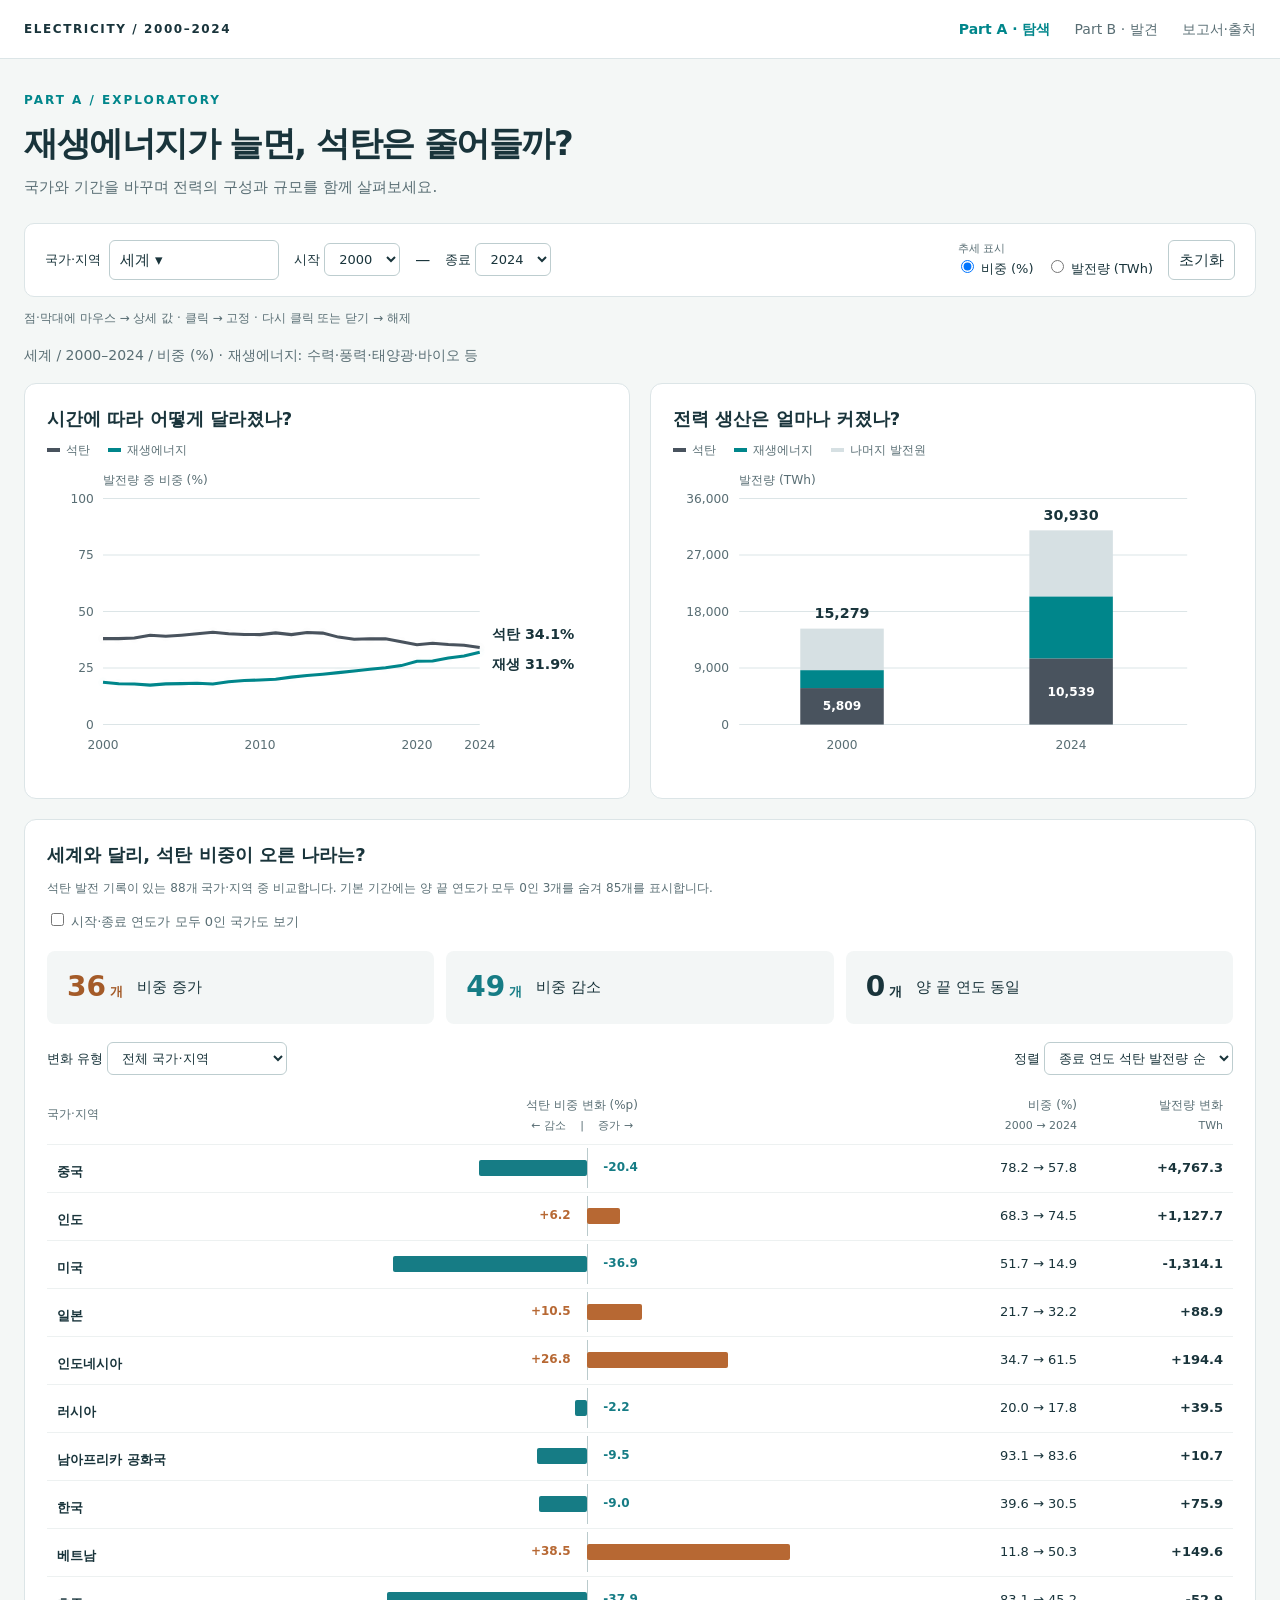
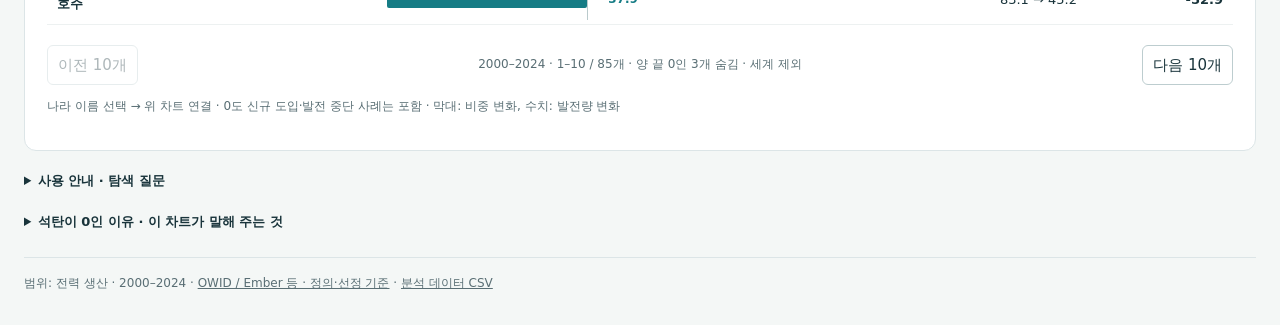
<file: index.html>
<!doctype html><html lang="ko"><meta charset="utf-8"><meta name="viewport" content="width=device-width,initial-scale=1"><title>재생에너지가 늘면, 석탄은 줄어들까?</title><link rel="stylesheet" href="style.css?v=6">
<header><a class="brand" href="index.html">ELECTRICITY / 2000–2024</a><nav><a class="active" href="index.html">Part A · 탐색</a><a href="story.html">Part B · 발견</a><a href="report.html">보고서·출처</a></nav></header>
<main><div class="eyebrow">PART A / EXPLORATORY</div><h1>재생에너지가 늘면, 석탄은 줄어들까?</h1><p class="intro">국가와 기간을 바꾸며 전력의 구성과 규모를 함께 살펴보세요.</p>
<div class="controls"><div class="country-picker"><label id="country-label">국가·지역</label><select id="country" hidden aria-hidden="true" tabindex="-1"></select><button id="country-toggle" type="button" aria-haspopup="dialog" aria-expanded="false" aria-controls="country-popup">세계 ▾</button><div id="country-popup" role="dialog" aria-label="국가·지역 선택" hidden><input id="country-search" type="search" placeholder="국가 검색 (한글·영문)" aria-label="국가 검색" autocomplete="off"><div id="search-results"></div></div></div><label>시작 <select id="start"></select></label><span>—</span><label>종료 <select id="end"></select></label><fieldset><legend>추세 표시</legend><label><input type="radio" name="unit" value="pct" checked> 비중 (%)</label><label><input type="radio" name="unit" value="twh"> 발전량 (TWh)</label></fieldset><button id="reset">초기화</button></div>
<p class="hint">점·막대에 마우스 → 상세 값 · 클릭 → 고정 · 다시 클릭 또는 닫기 → 해제</p><div id="status" class="status" aria-live="polite"></div><div class="grid"><section class="card"><h2>시간에 따라 어떻게 달라졌나?</h2><div class="legend"><span class="coal">석탄</span><span class="renew">재생에너지</span></div><div id="trend"></div></section><section class="card"><h2>전력 생산은 얼마나 커졌나?</h2><div class="legend"><span class="coal">석탄</span><span class="renew">재생에너지</span><span class="other">나머지 발전원</span></div><div id="bars"></div></section></div>
<section class="card compare"><h2>세계와 달리, 석탄 비중이 오른 나라는?</h2><p class="hint">석탄 발전 기록이 있는 88개 국가·지역 중 비교합니다. 기본 기간에는 양 끝 연도가 모두 0인 3개를 숨겨 85개를 표시합니다.</p><label class="zero-toggle"><input id="include-zero" type="checkbox"> 시작·종료 연도가 모두 0인 국가도 보기</label><div id="counts" class="count-grid"></div><div class="row"><label>변화 유형 <select id="group"><option value="all">전체 국가·지역</option><option value="increase">비중 증가</option><option value="decrease">비중 감소</option><option value="same">비중 양 끝 연도 동일</option><option value="opposite">비중 감소 · 발전량 증가</option></select></label><label>정렬 <select id="sort"><option value="size">종료 연도 석탄 발전량 순</option><option value="up">비중 증가 큰 순</option><option value="down">비중 감소 큰 순</option></select></label></div><div id="scatter"></div><div class="row"><button id="prev">이전 10개</button><span id="coverage" class="hint"></span><button id="next">다음 10개</button></div><p class="hint">나라 이름 선택 → 위 차트 연결 · 0도 신규 도입·발전 중단 사례는 포함 · 막대: 비중 변화, 수치: 발전량 변화</p></section>
<details><summary>사용 안내 · 탐색 질문</summary><p>대상: 에너지 뉴스를 읽는 일반 시민·대학생. 비교 대상은 2000–2024년 중 석탄 발전량이 한 번이라도 양수인 88개 국가·지역으로 고정하며, 기간을 바꿔도 대상은 유지됩니다. 국가 비교 목록은 선택 기간의 시작·종료가 모두 0인 곳을 기본적으로 숨기며 체크박스로 다시 표시할 수 있습니다. 국가 선택 드롭다운 안에서 한글·영문 검색이 가능하며 검색 결과를 선택하면 위 차트가 연결됩니다. 세계 합계는 국가 목록으로 다시 계산하지 않습니다. 국가·기간·표시 단위를 선택하면 위 두 차트가 함께 바뀝니다. 아래 국가 비교에는 같은 기간이 적용됩니다. 초기화는 세계·2000–2024·비중으로 돌아갑니다.</p><ul><li>한국과 세계의 석탄·재생에너지 추세는 어떻게 다른가?</li><li>석탄 비중이 줄어든 나라에서 발전량도 줄었는가?</li><li>2000년 이후와 2015년 이후의 변화는 같은가?</li></ul></details>
<details><summary>석탄이 0인 이유 · 이 차트가 말해 주는 것</summary><p>0은 원자료에 석탄 발전량이 0으로 기록된 해입니다. 발전 미실시, 발전 중단·다른 연료로 전환, 보고 정밀도 등이 관련될 수 있습니다. 이 자료만으로 모든 국가의 원인을 확정할 수는 없습니다. 결측값을 0으로 채우지는 않았습니다.</p><p>석탄 발전을 저탄소 전력으로 대체하면 배출 감축에 도움이 됩니다. 비중 감소만으로 실제 발전량·배출량 감소를 판단할 수는 없습니다. 무엇으로 대체했는지와 전력 공급 안정성도 함께 살펴봐야 합니다. <a href="report.html">근거와 사례 보기</a></p></details><footer>범위: 전력 생산 · 2000–2024 · <a href="report.html">OWID / Ember 등 · 정의·선정 기준</a> · <a download href="prepared_data.csv">분석 데이터 CSV</a></footer></main><div id="tooltip" role="status"></div><script src="data.js?v=3"></script><script src="charts.js?v=6"></script><script src="country-names.js?v=4"></script><script src="app.js?v=5"></script></html>
</file>
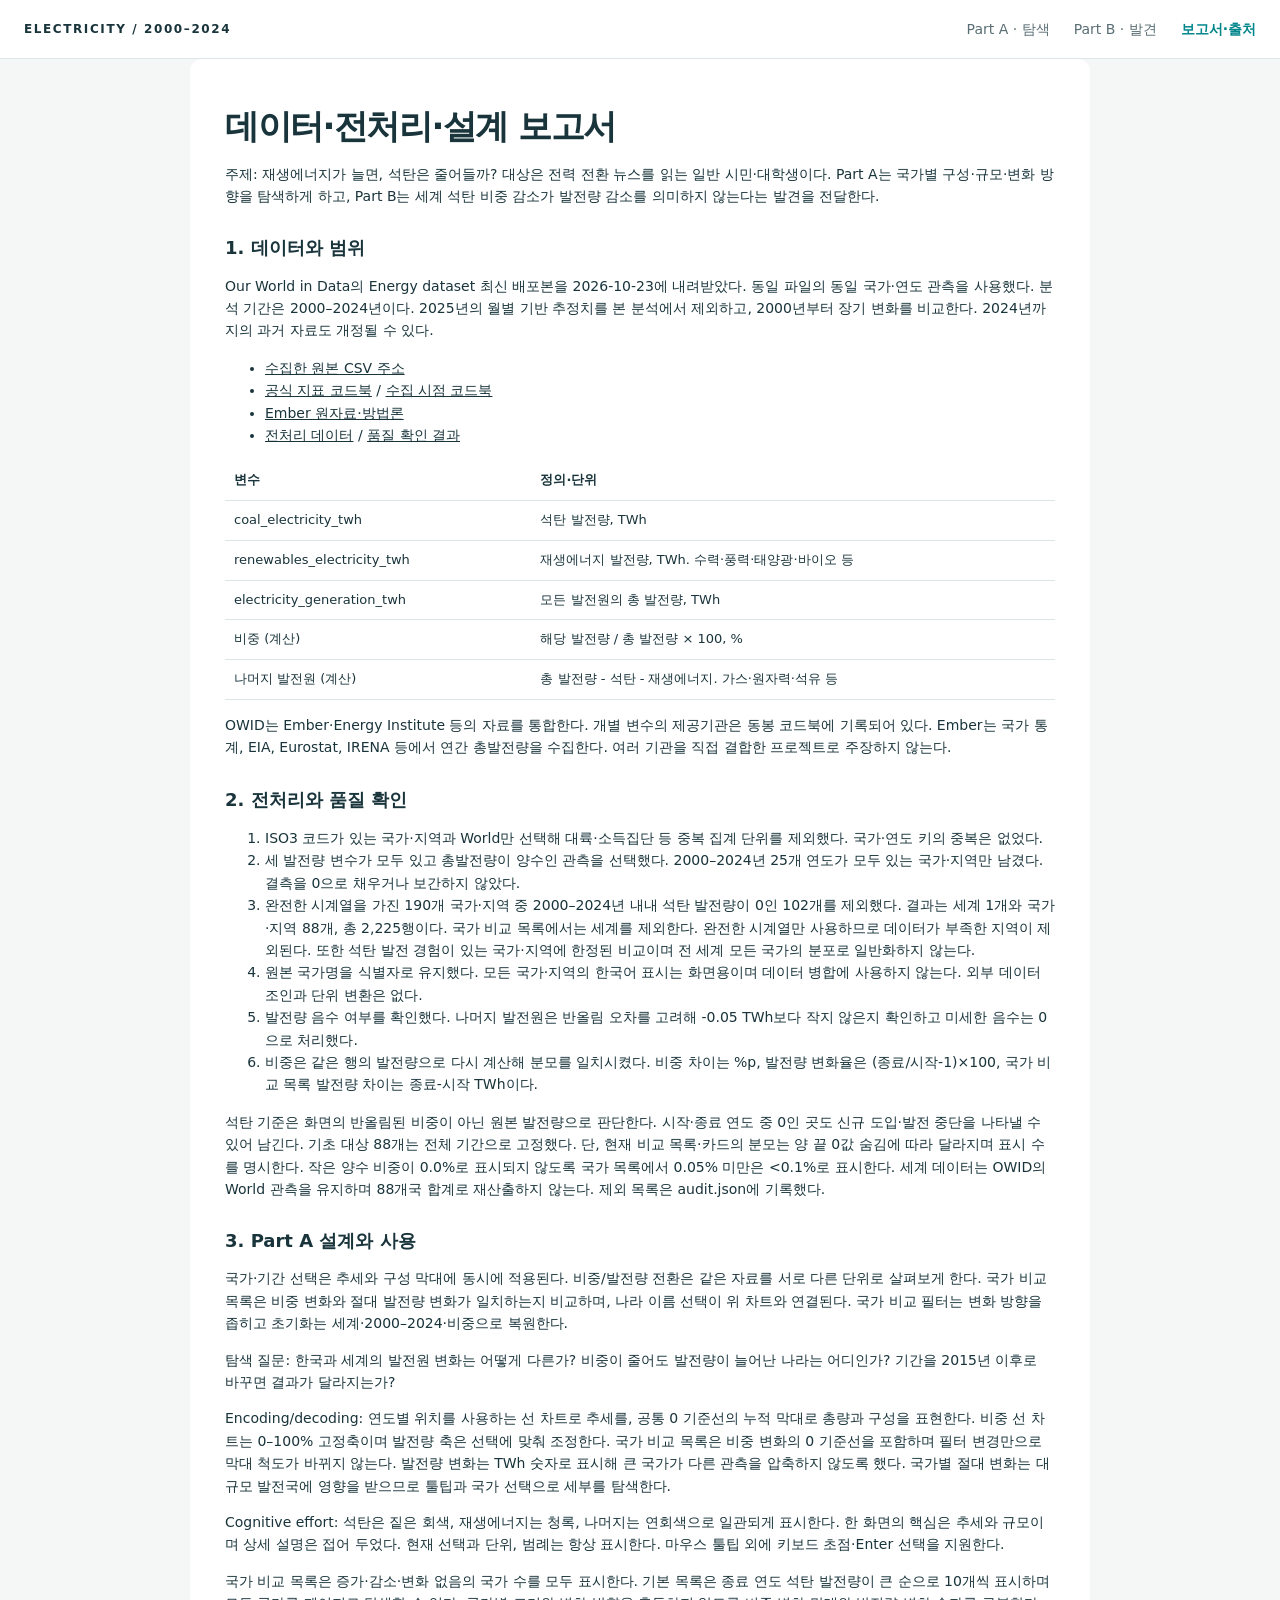
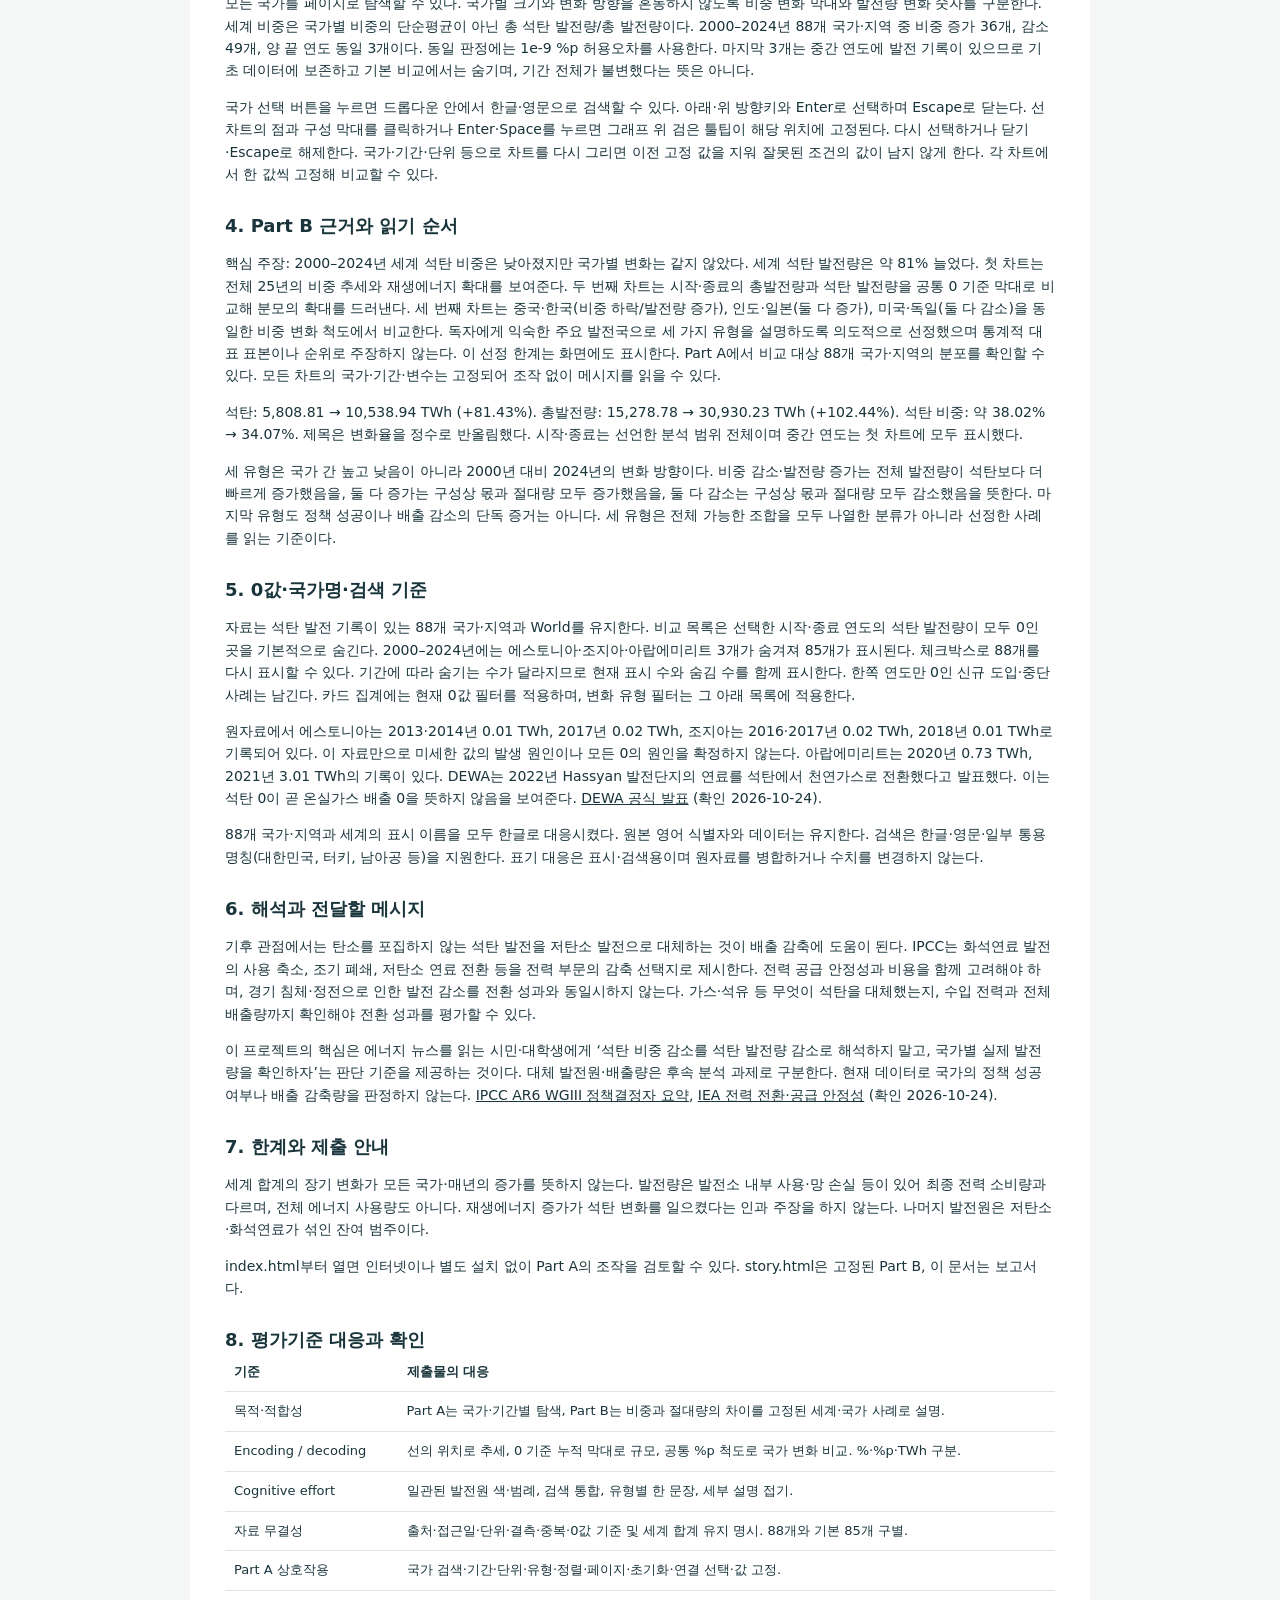
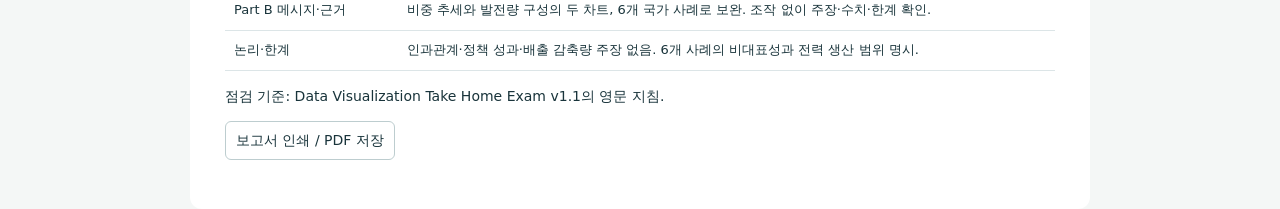
<file: report.html>
<!doctype html><html lang="ko"><meta charset="utf-8"><meta name="viewport" content="width=device-width,initial-scale=1"><title>전력 시각화 | 보고서</title><link rel="stylesheet" href="style.css?v=6"><header><a class="brand" href="index.html">ELECTRICITY / 2000–2024</a><nav><a href="index.html">Part A · 탐색</a><a href="story.html">Part B · 발견</a><a class="active" href="report.html">보고서·출처</a></nav></header><main class="report"><h1>데이터·전처리·설계 보고서</h1><p>주제: 재생에너지가 늘면, 석탄은 줄어들까? 대상은 전력 전환 뉴스를 읽는 일반 시민·대학생이다. Part A는 국가별 구성·규모·변화 방향을 탐색하게 하고, Part B는 세계 석탄 비중 감소가 발전량 감소를 의미하지 않는다는 발견을 전달한다.</p>
<h2>1. 데이터와 범위</h2><p>Our World in Data의 Energy dataset 최신 배포본을 2026-10-23에 내려받았다. 동일 파일의 동일 국가·연도 관측을 사용했다. 분석 기간은 2000–2024년이다. 2025년의 월별 기반 추정치를 본 분석에서 제외하고, 2000년부터 장기 변화를 비교한다. 2024년까지의 과거 자료도 개정될 수 있다.</p><ul><li><a href="https://catalog.ourworldindata.org/energy/owid_energy/owid_energy.csv">수집한 원본 CSV 주소</a></li><li><a href="https://catalog.ourworldindata.org/energy/owid_energy/owid_energy.codebook.csv">공식 지표 코드북</a> / <a href="codebook.csv">수집 시점 코드북</a></li><li><a href="https://ember-energy.org/latest-insights/global-electricity-review-2026/supporting-materials/">Ember 원자료·방법론</a></li><li><a href="prepared_data.csv">전처리 데이터</a> / <a href="audit.json">품질 확인 결과</a></li></ul><table><tr><th>변수</th><th>정의·단위</th></tr><tr><td>coal_electricity_twh</td><td>석탄 발전량, TWh</td></tr><tr><td>renewables_electricity_twh</td><td>재생에너지 발전량, TWh. 수력·풍력·태양광·바이오 등</td></tr><tr><td>electricity_generation_twh</td><td>모든 발전원의 총 발전량, TWh</td></tr><tr><td>비중 (계산)</td><td>해당 발전량 / 총 발전량 × 100, %</td></tr><tr><td>나머지 발전원 (계산)</td><td>총 발전량 - 석탄 - 재생에너지. 가스·원자력·석유 등</td></tr></table><p>OWID는 Ember·Energy Institute 등의 자료를 통합한다. 개별 변수의 제공기관은 동봉 코드북에 기록되어 있다. Ember는 국가 통계, EIA, Eurostat, IRENA 등에서 연간 총발전량을 수집한다. 여러 기관을 직접 결합한 프로젝트로 주장하지 않는다.</p>
<h2>2. 전처리와 품질 확인</h2><ol><li>ISO3 코드가 있는 국가·지역과 World만 선택해 대륙·소득집단 등 중복 집계 단위를 제외했다. 국가·연도 키의 중복은 없었다.</li><li>세 발전량 변수가 모두 있고 총발전량이 양수인 관측을 선택했다. 2000–2024년 25개 연도가 모두 있는 국가·지역만 남겼다. 결측을 0으로 채우거나 보간하지 않았다.</li><li>완전한 시계열을 가진 190개 국가·지역 중 2000–2024년 내내 석탄 발전량이 0인 102개를 제외했다. 결과는 세계 1개와 국가·지역 88개, 총 2,225행이다. 국가 비교 목록에서는 세계를 제외한다. 완전한 시계열만 사용하므로 데이터가 부족한 지역이 제외된다. 또한 석탄 발전 경험이 있는 국가·지역에 한정된 비교이며 전 세계 모든 국가의 분포로 일반화하지 않는다.</li><li>원본 국가명을 식별자로 유지했다. 모든 국가·지역의 한국어 표시는 화면용이며 데이터 병합에 사용하지 않는다. 외부 데이터 조인과 단위 변환은 없다.</li><li>발전량 음수 여부를 확인했다. 나머지 발전원은 반올림 오차를 고려해 -0.05 TWh보다 작지 않은지 확인하고 미세한 음수는 0으로 처리했다.</li><li>비중은 같은 행의 발전량으로 다시 계산해 분모를 일치시켰다. 비중 차이는 %p, 발전량 변화율은 (종료/시작-1)×100, 국가 비교 목록 발전량 차이는 종료-시작 TWh이다.</li></ol>
<p>석탄 기준은 화면의 반올림된 비중이 아닌 원본 발전량으로 판단한다. 시작·종료 연도 중 0인 곳도 신규 도입·발전 중단을 나타낼 수 있어 남긴다. 기초 대상 88개는 전체 기간으로 고정했다. 단, 현재 비교 목록·카드의 분모는 양 끝 0값 숨김에 따라 달라지며 표시 수를 명시한다. 작은 양수 비중이 0.0%로 표시되지 않도록 국가 목록에서 0.05% 미만은 &lt;0.1%로 표시한다. 세계 데이터는 OWID의 World 관측을 유지하며 88개국 합계로 재산출하지 않는다. 제외 목록은 audit.json에 기록했다.</p><h2>3. Part A 설계와 사용</h2><p>국가·기간 선택은 추세와 구성 막대에 동시에 적용된다. 비중/발전량 전환은 같은 자료를 서로 다른 단위로 살펴보게 한다. 국가 비교 목록은 비중 변화와 절대 발전량 변화가 일치하는지 비교하며, 나라 이름 선택이 위 차트와 연결된다. 국가 비교 필터는 변화 방향을 좁히고 초기화는 세계·2000–2024·비중으로 복원한다.</p><p>탐색 질문: 한국과 세계의 발전원 변화는 어떻게 다른가? 비중이 줄어도 발전량이 늘어난 나라는 어디인가? 기간을 2015년 이후로 바꾸면 결과가 달라지는가?</p><p>Encoding/decoding: 연도별 위치를 사용하는 선 차트로 추세를, 공통 0 기준선의 누적 막대로 총량과 구성을 표현한다. 비중 선 차트는 0–100% 고정축이며 발전량 축은 선택에 맞춰 조정한다. 국가 비교 목록은 비중 변화의 0 기준선을 포함하며 필터 변경만으로 막대 척도가 바뀌지 않는다. 발전량 변화는 TWh 숫자로 표시해 큰 국가가 다른 관측을 압축하지 않도록 했다. 국가별 절대 변화는 대규모 발전국에 영향을 받으므로 툴팁과 국가 선택으로 세부를 탐색한다.</p><p>Cognitive effort: 석탄은 짙은 회색, 재생에너지는 청록, 나머지는 연회색으로 일관되게 표시한다. 한 화면의 핵심은 추세와 규모이며 상세 설명은 접어 두었다. 현재 선택과 단위, 범례는 항상 표시한다. 마우스 툴팁 외에 키보드 초점·Enter 선택을 지원한다.</p>
<p>국가 비교 목록은 증가·감소·변화 없음의 국가 수를 모두 표시한다. 기본 목록은 종료 연도 석탄 발전량이 큰 순으로 10개씩 표시하며 모든 국가를 페이지로 탐색할 수 있다. 국가별 크기와 변화 방향을 혼동하지 않도록 비중 변화 막대와 발전량 변화 숫자를 구분한다. 세계 비중은 국가별 비중의 단순평균이 아닌 총 석탄 발전량/총 발전량이다. 2000–2024년 88개 국가·지역 중 비중 증가 36개, 감소 49개, 양 끝 연도 동일 3개이다. 동일 판정에는 1e-9 %p 허용오차를 사용한다. 마지막 3개는 중간 연도에 발전 기록이 있으므로 기초 데이터에 보존하고 기본 비교에서는 숨기며, 기간 전체가 불변했다는 뜻은 아니다.</p><p>국가 선택 버튼을 누르면 드롭다운 안에서 한글·영문으로 검색할 수 있다. 아래·위 방향키와 Enter로 선택하며 Escape로 닫는다. 선 차트의 점과 구성 막대를 클릭하거나 Enter·Space를 누르면 그래프 위 검은 툴팁이 해당 위치에 고정된다. 다시 선택하거나 닫기·Escape로 해제한다. 국가·기간·단위 등으로 차트를 다시 그리면 이전 고정 값을 지워 잘못된 조건의 값이 남지 않게 한다. 각 차트에서 한 값씩 고정해 비교할 수 있다.</p><h2>4. Part B 근거와 읽기 순서</h2><p>핵심 주장: 2000–2024년 세계 석탄 비중은 낮아졌지만 국가별 변화는 같지 않았다. 세계 석탄 발전량은 약 81% 늘었다. 첫 차트는 전체 25년의 비중 추세와 재생에너지 확대를 보여준다. 두 번째 차트는 시작·종료의 총발전량과 석탄 발전량을 공통 0 기준 막대로 비교해 분모의 확대를 드러낸다. 세 번째 차트는 중국·한국(비중 하락/발전량 증가), 인도·일본(둘 다 증가), 미국·독일(둘 다 감소)을 동일한 비중 변화 척도에서 비교한다. 독자에게 익숙한 주요 발전국으로 세 가지 유형을 설명하도록 의도적으로 선정했으며 통계적 대표 표본이나 순위로 주장하지 않는다. 이 선정 한계는 화면에도 표시한다. Part A에서 비교 대상 88개 국가·지역의 분포를 확인할 수 있다. 모든 차트의 국가·기간·변수는 고정되어 조작 없이 메시지를 읽을 수 있다.</p><p>석탄: 5,808.81 → 10,538.94 TWh (+81.43%). 총발전량: 15,278.78 → 30,930.23 TWh (+102.44%). 석탄 비중: 약 38.02% → 34.07%. 제목은 변화율을 정수로 반올림했다. 시작·종료는 선언한 분석 범위 전체이며 중간 연도는 첫 차트에 모두 표시했다.</p>
<p>세 유형은 국가 간 높고 낮음이 아니라 2000년 대비 2024년의 변화 방향이다. 비중 감소·발전량 증가는 전체 발전량이 석탄보다 더 빠르게 증가했음을, 둘 다 증가는 구성상 몫과 절대량 모두 증가했음을, 둘 다 감소는 구성상 몫과 절대량 모두 감소했음을 뜻한다. 마지막 유형도 정책 성공이나 배출 감소의 단독 증거는 아니다. 세 유형은 전체 가능한 조합을 모두 나열한 분류가 아니라 선정한 사례를 읽는 기준이다.</p><h2>5. 0값·국가명·검색 기준</h2><p>자료는 석탄 발전 기록이 있는 88개 국가·지역과 World를 유지한다. 비교 목록은 선택한 시작·종료 연도의 석탄 발전량이 모두 0인 곳을 기본적으로 숨긴다. 2000–2024년에는 에스토니아·조지아·아랍에미리트 3개가 숨겨져 85개가 표시된다. 체크박스로 88개를 다시 표시할 수 있다. 기간에 따라 숨기는 수가 달라지므로 현재 표시 수와 숨김 수를 함께 표시한다. 한쪽 연도만 0인 신규 도입·중단 사례는 남긴다. 카드 집계에는 현재 0값 필터를 적용하며, 변화 유형 필터는 그 아래 목록에 적용한다.</p><p>원자료에서 에스토니아는 2013·2014년 0.01 TWh, 2017년 0.02 TWh, 조지아는 2016·2017년 0.02 TWh, 2018년 0.01 TWh로 기록되어 있다. 이 자료만으로 미세한 값의 발생 원인이나 모든 0의 원인을 확정하지 않는다. 아랍에미리트는 2020년 0.73 TWh, 2021년 3.01 TWh의 기록이 있다. DEWA는 2022년 Hassyan 발전단지의 연료를 석탄에서 천연가스로 전환했다고 발표했다. 이는 석탄 0이 곧 온실가스 배출 0을 뜻하지 않음을 보여준다. <a href="https://dewa.gov.ae/en/about-us/media-publications/latest-news/2022/02/hassyan-power-plant">DEWA 공식 발표</a> (확인 2026-10-24).</p><p>88개 국가·지역과 세계의 표시 이름을 모두 한글로 대응시켰다. 원본 영어 식별자와 데이터는 유지한다. 검색은 한글·영문·일부 통용 명칭(대한민국, 터키, 남아공 등)을 지원한다. 표기 대응은 표시·검색용이며 원자료를 병합하거나 수치를 변경하지 않는다.</p><h2>6. 해석과 전달할 메시지</h2><p>기후 관점에서는 탄소를 포집하지 않는 석탄 발전을 저탄소 발전으로 대체하는 것이 배출 감축에 도움이 된다. IPCC는 화석연료 발전의 사용 축소, 조기 폐쇄, 저탄소 연료 전환 등을 전력 부문의 감축 선택지로 제시한다. 전력 공급 안정성과 비용을 함께 고려해야 하며, 경기 침체·정전으로 인한 발전 감소를 전환 성과와 동일시하지 않는다. 가스·석유 등 무엇이 석탄을 대체했는지, 수입 전력과 전체 배출량까지 확인해야 전환 성과를 평가할 수 있다.</p><p>이 프로젝트의 핵심은 에너지 뉴스를 읽는 시민·대학생에게 ‘석탄 비중 감소를 석탄 발전량 감소로 해석하지 말고, 국가별 실제 발전량을 확인하자’는 판단 기준을 제공하는 것이다. 대체 발전원·배출량은 후속 분석 과제로 구분한다. 현재 데이터로 국가의 정책 성공 여부나 배출 감축량을 판정하지 않는다. <a href="https://www.ipcc.ch/report/ar6/wg3/chapter/summary-for-policymakers/">IPCC AR6 WGIII 정책결정자 요약</a>, <a href="https://www.iea.org/reports/financing-the-modernisation-of-power-systems-beyond-coal/executive-summary">IEA 전력 전환·공급 안정성</a> (확인 2026-10-24).</p><h2>7. 한계와 제출 안내</h2><p>세계 합계의 장기 변화가 모든 국가·매년의 증가를 뜻하지 않는다. 발전량은 발전소 내부 사용·망 손실 등이 있어 최종 전력 소비량과 다르며, 전체 에너지 사용량도 아니다. 재생에너지 증가가 석탄 변화를 일으켰다는 인과 주장을 하지 않는다. 나머지 발전원은 저탄소·화석연료가 섞인 잔여 범주이다.</p><p>index.html부터 열면 인터넷이나 별도 설치 없이 Part A의 조작을 검토할 수 있다. story.html은 고정된 Part B, 이 문서는 보고서다. </p><h2>8. 평가기준 대응과 확인</h2><table><tr><th>기준</th><th>제출물의 대응</th></tr><tr><td>목적·적합성</td><td>Part A는 국가·기간별 탐색, Part B는 비중과 절대량의 차이를 고정된 세계·국가 사례로 설명.</td></tr><tr><td>Encoding / decoding</td><td>선의 위치로 추세, 0 기준 누적 막대로 규모, 공통 %p 척도로 국가 변화 비교. %·%p·TWh 구분.</td></tr><tr><td>Cognitive effort</td><td>일관된 발전원 색·범례, 검색 통합, 유형별 한 문장, 세부 설명 접기.</td></tr><tr><td>자료 무결성</td><td>출처·접근일·단위·결측·중복·0값 기준 및 세계 합계 유지 명시. 88개와 기본 85개 구별.</td></tr><tr><td>Part A 상호작용</td><td>국가 검색·기간·단위·유형·정렬·페이지·초기화·연결 선택·값 고정.</td></tr><tr><td>Part B 메시지·근거</td><td>비중 추세와 발전량 구성의 두 차트, 6개 국가 사례로 보완. 조작 없이 주장·수치·한계 확인.</td></tr><tr><td>논리·한계</td><td>인과관계·정책 성과·배출 감축량 주장 없음. 6개 사례의 비대표성과 전력 생산 범위 명시.</td></tr></table><p>점검 기준: Data Visualization Take Home Exam v1.1의 영문 지침. </p><p><button onclick="window.print()">보고서 인쇄 / PDF 저장</button></p></main></html>
</file>
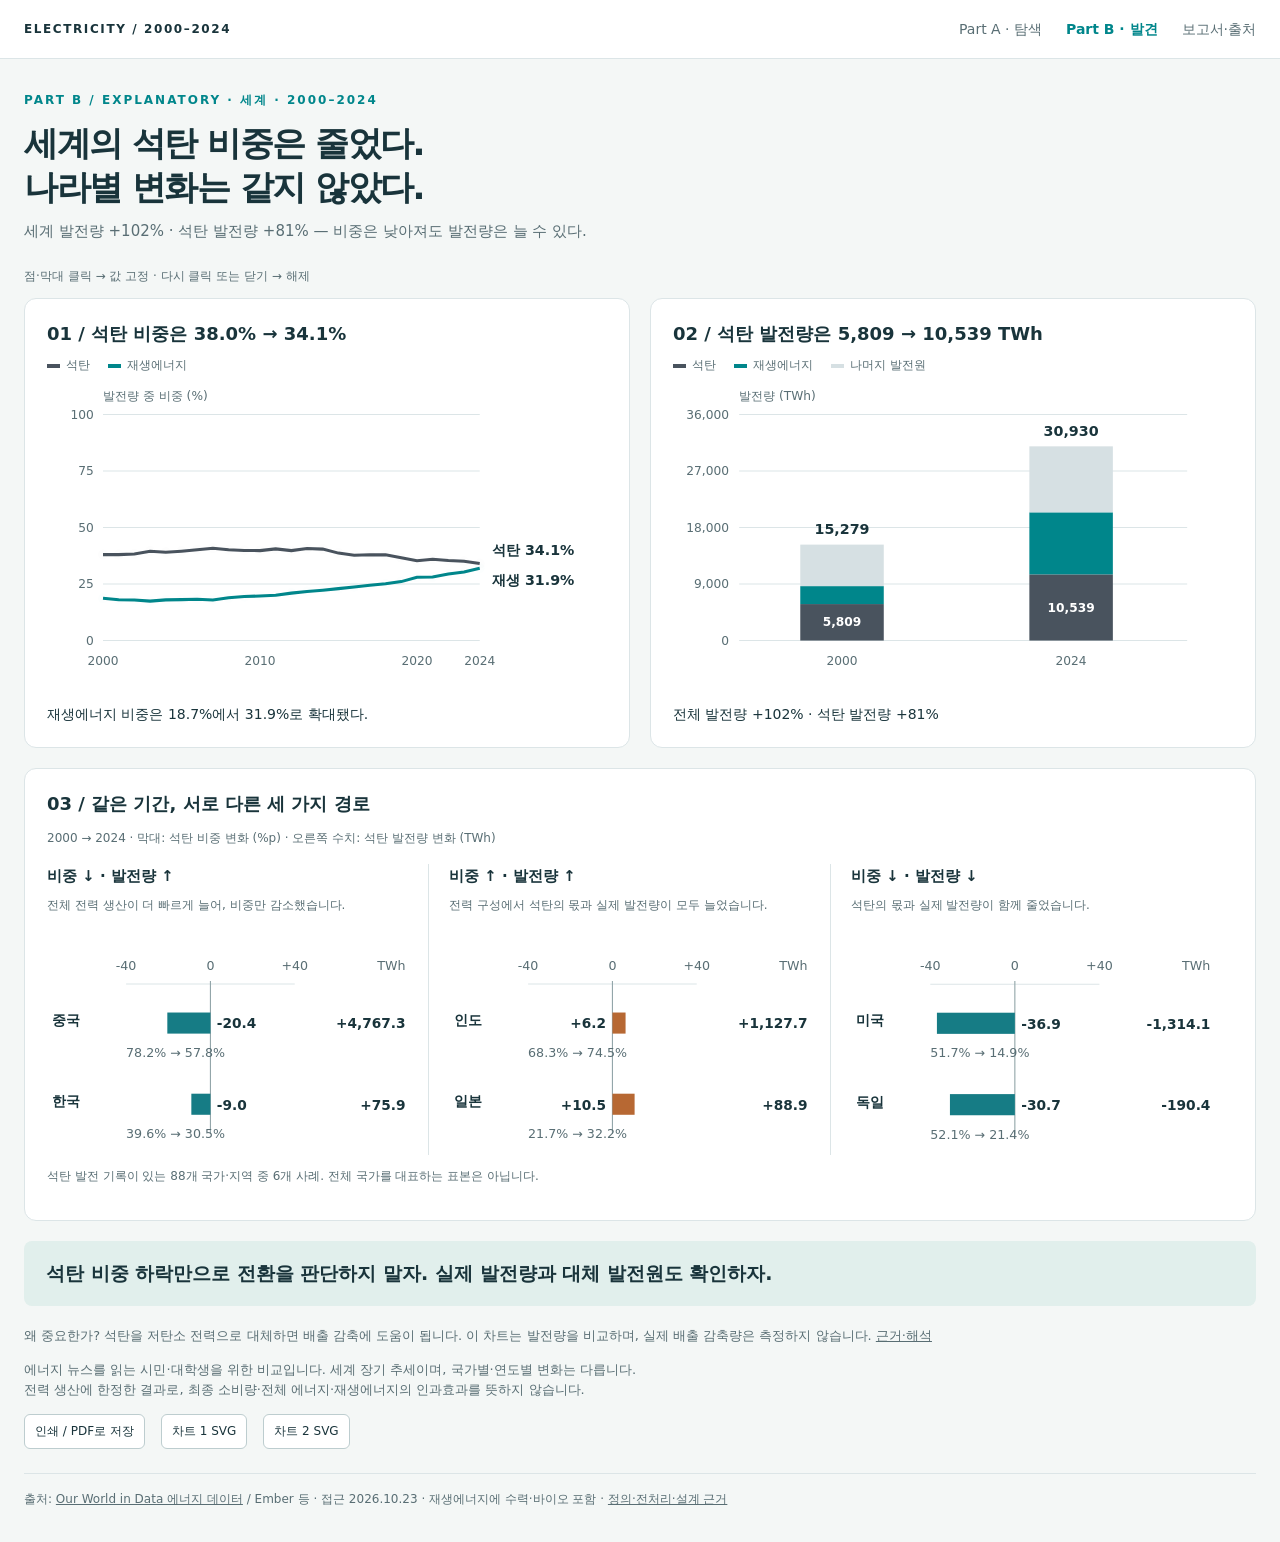
<file: story.html>
<!doctype html><html lang="ko"><meta charset="utf-8"><meta name="viewport" content="width=device-width,initial-scale=1"><title>세계와 국가의 석탄 변화는 같지 않았다</title><link rel="stylesheet" href="style.css?v=6"><header><a class="brand" href="index.html">ELECTRICITY / 2000–2024</a><nav><a href="index.html">Part A · 탐색</a><a class="active" href="story.html">Part B · 발견</a><a href="report.html">보고서·출처</a></nav></header><main><div class="eyebrow">PART B / EXPLANATORY · 세계 · 2000–2024</div><h1>세계의 석탄 비중은 줄었다.<br>나라별 변화는 같지 않았다.</h1><p class="intro">세계 발전량 +102% · 석탄 발전량 +81% — 비중은 낮아져도 발전량은 늘 수 있다.</p><p class="hint">점·막대 클릭 → 값 고정 · 다시 클릭 또는 닫기 → 해제</p><div class="grid"><section class="card"><h2>01 / 석탄 비중은 38.0% → 34.1%</h2><div class="legend"><span class="coal">석탄</span><span class="renew">재생에너지</span></div><div id="trend"></div><p class="caption">재생에너지 비중은 18.7%에서 31.9%로 확대됐다.</p></section><section class="card"><h2>02 / 석탄 발전량은 5,809 → 10,539 TWh</h2><div class="legend"><span class="coal">석탄</span><span class="renew">재생에너지</span><span class="other">나머지 발전원</span></div><div id="bars"></div><p class="caption">전체 발전량 +102% · 석탄 발전량 +81%</p></section></div><section class="card compare"><h2>03 / 같은 기간, 서로 다른 세 가지 경로</h2><p class="hint">2000 → 2024 · 막대: 석탄 비중 변화 (%p) · 오른쪽 수치: 석탄 발전량 변화 (TWh)</p><div id="country-story"></div><p class="hint">석탄 발전 기록이 있는 88개 국가·지역 중 6개 사례. 전체 국가를 대표하는 표본은 아닙니다.</p></section><p class="takeaway">석탄 비중 하락만으로 전환을 판단하지 말자. 실제 발전량과 대체 발전원도 확인하자.</p><p class="scope">왜 중요한가? 석탄을 저탄소 전력으로 대체하면 배출 감축에 도움이 됩니다. 이 차트는 발전량을 비교하며, 실제 배출 감축량은 측정하지 않습니다. <a href="report.html">근거·해석</a></p><p class="scope">에너지 뉴스를 읽는 시민·대학생을 위한 비교입니다. 세계 장기 추세이며, 국가별·연도별 변화는 다릅니다.<br>전력 생산에 한정한 결과로, 최종 소비량·전체 에너지·재생에너지의 인과효과를 뜻하지 않습니다.</p><div class="chart-actions"><button onclick="window.print()">인쇄 / PDF로 저장</button><button onclick="downloadChart('trend','part_b_01.svg')">차트 1 SVG</button><button onclick="downloadChart('bars','part_b_02.svg')">차트 2 SVG</button></div><footer>출처: <a href="https://ourworldindata.org/energy">Our World in Data 에너지 데이터</a> / Ember 등 · 접근 2026.10.23 · 재생에너지에 수력·바이오 포함 · <a href="report.html">정의·전처리·설계 근거</a></footer></main><script src="data.js?v=3"></script><script src="charts.js?v=6"></script><script src="story-countries.js?v=5"></script><script>document.getElementById('trend').innerHTML=lineChart(DATA.World,true);document.getElementById('bars').innerHTML=barChart(DATA.World);bindTips();function downloadChart(id,name){let svg=document.getElementById(id).querySelector('svg').cloneNode(true);let style=document.createElementNS('http://www.w3.org/2000/svg','style');style.textContent='text{font:12px Malgun Gothic,sans-serif;fill:#596e74}.bold{fill:#19343b;font-weight:bold;font-size:14px}.white{fill:white;font-weight:bold}';svg.prepend(style);let a=document.createElement('a');a.href=URL.createObjectURL(new Blob([svg.outerHTML],{type:'image/svg+xml'}));a.download=name;a.click();setTimeout(()=>URL.revokeObjectURL(a.href),1000)}</script></html>
</file>
<file: style.css>
:root{--ink:#19343b;--muted:#596e74;--teal:#00868b;--coal:#49535e;--grid:#dce5e7;--bg:#f4f7f6}*{box-sizing:border-box}body{margin:0;background:var(--bg);color:var(--ink);font:15px/1.6 'Malgun Gothic',system-ui,sans-serif}header{background:white;border-bottom:1px solid var(--grid);padding:18px max(24px,calc((100vw - 1240px)/2));display:flex;justify-content:space-between;align-items:center;gap:20px}a{color:inherit}header a{text-decoration:none}.brand{font-size:12px;letter-spacing:1.6px;font-weight:800}nav{display:flex;gap:24px}nav a{color:var(--muted);font-size:14px}nav .active{color:var(--teal);font-weight:800}main{max-width:1288px;margin:auto;padding:32px 24px}.eyebrow{font-size:12px;letter-spacing:2px;color:var(--teal);font-weight:800}h1{font-size:34px;letter-spacing:-1.5px;line-height:1.3;margin:10px 0}h2{font-size:18px;line-height:1.4;margin:0}.intro{color:var(--muted);margin:10px 0 24px}.controls{display:flex;flex-wrap:wrap;gap:15px;align-items:center;background:#fff;padding:16px 20px;border:1px solid var(--grid);border-radius:10px}select,button{font:inherit;border:1px solid #bdcdcf;border-radius:6px;background:white;color:var(--ink);padding:7px 10px}label{font-size:13px}fieldset{border:0;display:flex;gap:12px;padding:0;margin:0 0 0 auto}legend{font-size:11px;color:var(--muted)}button{cursor:pointer}button:hover{background:#e5f3f1}.status{font-size:14px;color:var(--muted);margin:16px 0}.grid{display:grid;grid-template-columns:1fr 1fr;gap:20px}.card{padding:22px;background:white;border:1px solid var(--grid);border-radius:12px;min-width:0}.legend{display:flex;gap:18px;font-size:12px;color:var(--muted);margin:10px 0}.legend span:before{content:'';display:inline-block;width:13px;height:4px;vertical-align:middle;margin-right:6px;background:var(--coal)}.legend .renew:before{background:var(--teal)}.legend .other:before{background:#d6e0e3}svg{display:block;width:100%;height:auto;overflow:visible;font-family:inherit}svg text{fill:var(--muted);font-size:12px}svg .bold{fill:var(--ink);font-weight:bold;font-size:14px}svg .white{fill:white;font-weight:bold}.compare{margin-top:20px}.row{display:flex;justify-content:space-between;gap:20px;align-items:center}.hint{font-size:12px;color:var(--muted)}details{margin-top:20px;font-size:13px}summary{cursor:pointer;font-weight:700}footer{font-size:12px;color:var(--muted);margin-top:24px;border-top:1px solid var(--grid);padding-top:16px}#tooltip{display:none;position:fixed;z-index:20;pointer-events:none;background:#18343b;color:white;padding:10px 14px;border-radius:7px;white-space:pre-line;font-size:12px;max-width:270px;box-shadow:0 5px 20px #0002}.takeaway{font-size:19px;font-weight:700;background:#e1efec;padding:17px 22px;border-radius:8px;margin:20px 0}.caption{font-size:14px;margin:12px 0 0}.scope{font-size:13px;color:var(--muted)}.report{max-width:900px;background:white;padding:35px;border-radius:12px}.report h2{margin-top:28px}.report table{border-collapse:collapse;width:100%;font-size:13px}.report td,.report th{padding:9px;border-bottom:1px solid var(--grid);text-align:left}.report p,.report li{font-size:14px}.chart-actions{margin-top:10px;font-size:12px;display:flex;gap:16px}@media(max-width:760px){header{align-items:flex-start;flex-direction:column;padding:16px}main{padding:24px 16px}h1{font-size:27px}.grid{grid-template-columns:1fr}.controls{gap:10px}fieldset{margin-left:0}.row{align-items:flex-start;flex-direction:column}nav{gap:18px}.card{padding:16px}}@media print{header,button,.chart-actions{display:none}body{background:white}main{padding:10px}.card{break-inside:avoid}.grid{gap:15px}footer{font-size:10px}@page{size:A4 landscape;margin:12mm}}

.count-grid{display:grid;grid-template-columns:repeat(3,1fr);gap:12px;margin:18px 0}.count{display:flex;align-items:center;gap:14px;background:#f3f6f6;padding:14px 20px;border-radius:8px}.count strong{font-size:28px}.count small{font-size:13px;margin-left:4px}.count.increase strong{color:#a45b29}.count.decrease strong{color:#167c85}.country-list{margin:20px 0;overflow-x:auto}.country-row{min-width:700px;display:grid;grid-template-columns:190px minmax(260px,1fr) 150px 130px;gap:16px;align-items:center;min-height:48px;border-bottom:1px solid #edf1f1;font-size:13px}.country-row>span,.country-row>strong{text-align:right;padding-right:10px}.country-row button{border:0;text-align:left;font-weight:700;background:none;padding:10px}.country-row.selected{background:#e4f1ef}.country-row small{display:block;font-weight:400;font-size:11px}.list-head{font-size:12px;color:#596e74;line-height:1.8;padding-bottom:8px}.list-head>span:first-child{text-align:left}.list-head>span:nth-child(2){text-align:center}.barcell{position:relative;height:40px}.zero{position:absolute;left:50%;top:0;height:40px;border-left:1px solid #bacacc}.changebar{position:absolute;top:12px;height:16px;border-radius:2px}.barcell b{position:absolute;top:10px;font-size:12px;white-space:nowrap;background:#ffffffdd;padding:0 3px}button:disabled{opacity:.35;cursor:default}@media(max-width:760px){.count{padding:10px;gap:6px;flex-direction:column}.count strong{font-size:24px}.count span{font-size:12px}}

.example-grid{display:grid;grid-template-columns:repeat(3,1fr);gap:20px;margin-top:16px}.example{border-right:1px solid #dce5e7;padding-right:12px}.example:last-child{border:0}.example h3{font-size:15px;margin:0 0 8px}.example svg text{font-size:12px}.example svg .bold{font-size:13px}@media(max-width:760px){.example-grid{grid-template-columns:1fr}.example{border-right:0;border-bottom:1px solid #dce5e7;padding-bottom:12px}}
.country-search-wrap{position:relative;display:flex;align-items:center;gap:12px;margin-bottom:14px;max-width:540px}.country-search-wrap input{font:inherit;padding:10px 12px;border:1px solid #bdcdcf;border-radius:7px;flex:1;min-width:0}#search-results{position:absolute;top:48px;left:64px;right:0;z-index:30;background:white;box-shadow:0 6px 20px #0002;border-radius:7px}#search-results button{display:block;width:100%;text-align:left;border:0;border-radius:0}#search-results small{float:right;color:#596e74;font-size:11px}#search-results>span{display:block;padding:12px}.zero-toggle{display:block;margin:12px 0;color:#596e74}.country-cell button{display:block;padding-bottom:2px}.country-cell .phase{padding:0 10px 5px;color:#596e74;font-size:11px}

.country-picker{position:relative;display:flex;align-items:center;gap:8px}.country-picker select[hidden]{display:none}#country-toggle{min-width:170px;text-align:left}#country-popup{position:absolute;top:calc(100% + 8px);left:0;width:280px;background:white;border:1px solid #bdcdcf;border-radius:8px;padding:10px;z-index:30;box-shadow:0 8px 24px #0002}#country-popup[hidden]{display:none}#country-search{font:inherit;width:100%;padding:9px;border:1px solid #bdcdcf;border-radius:5px}#search-results{position:static;max-height:250px;overflow:auto;box-shadow:none;margin-top:8px}#search-results [aria-current=true]{background:#e1efec;font-weight:bold}button:focus-visible,input:focus-visible,[data-tip]:focus-visible{outline:2px solid #00868b;outline-offset:3px}[data-tip]{cursor:pointer}[data-pinned=true]{opacity:1;stroke:#00868b;stroke-width:3}.pinned-value{display:flex;justify-content:space-between;align-items:center;gap:8px;background:#e1efec;border-radius:6px;padding:8px 10px;font-size:12px}.pinned-value[hidden]{display:none}.pinned-value button{font-size:11px;padding:3px 7px;flex-shrink:0}.meaning{font-size:12px;line-height:1.65;color:var(--muted);min-height:40px;margin:0 0 8px}svg text{pointer-events:none}@media print{#tooltip,.pinned-value{display:none!important}}

#trend,#bars{position:relative}.chart-tooltip{position:absolute;z-index:10;background:#18343b;color:white;padding:10px 14px;border-radius:7px;white-space:pre-line;font-size:12px;line-height:1.6;max-width:270px;box-shadow:0 5px 20px #0002;pointer-events:none}.chart-tooltip[hidden]{display:none}.chart-tooltip button{display:none}.chart-tooltip.is-pinned{pointer-events:auto;padding-right:29px}.chart-tooltip.is-pinned button{display:block;position:absolute;right:4px;top:2px;background:transparent;color:white;border:0;font-size:17px;line-height:1;padding:3px}.chart-tooltip.is-pinned button:hover{background:#ffffff20}@media print{.chart-tooltip{display:none!important}}
</file>
